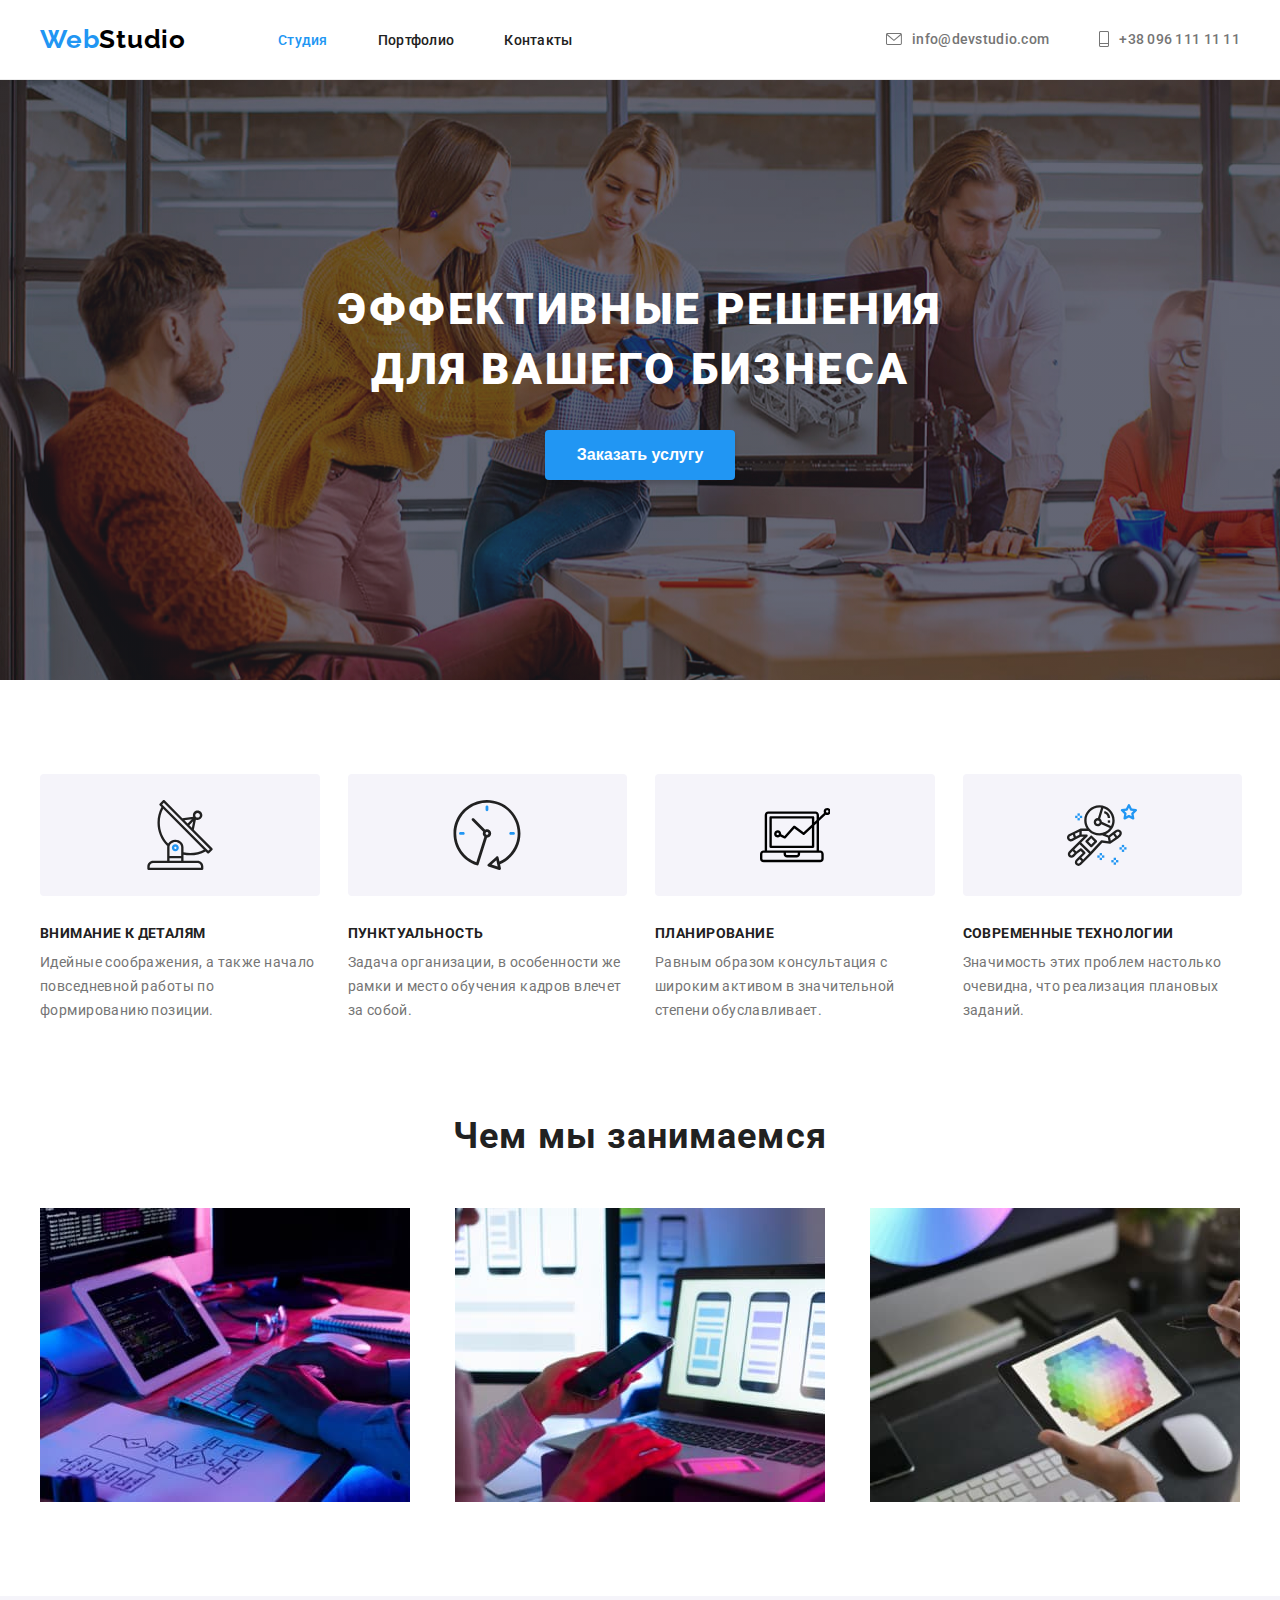
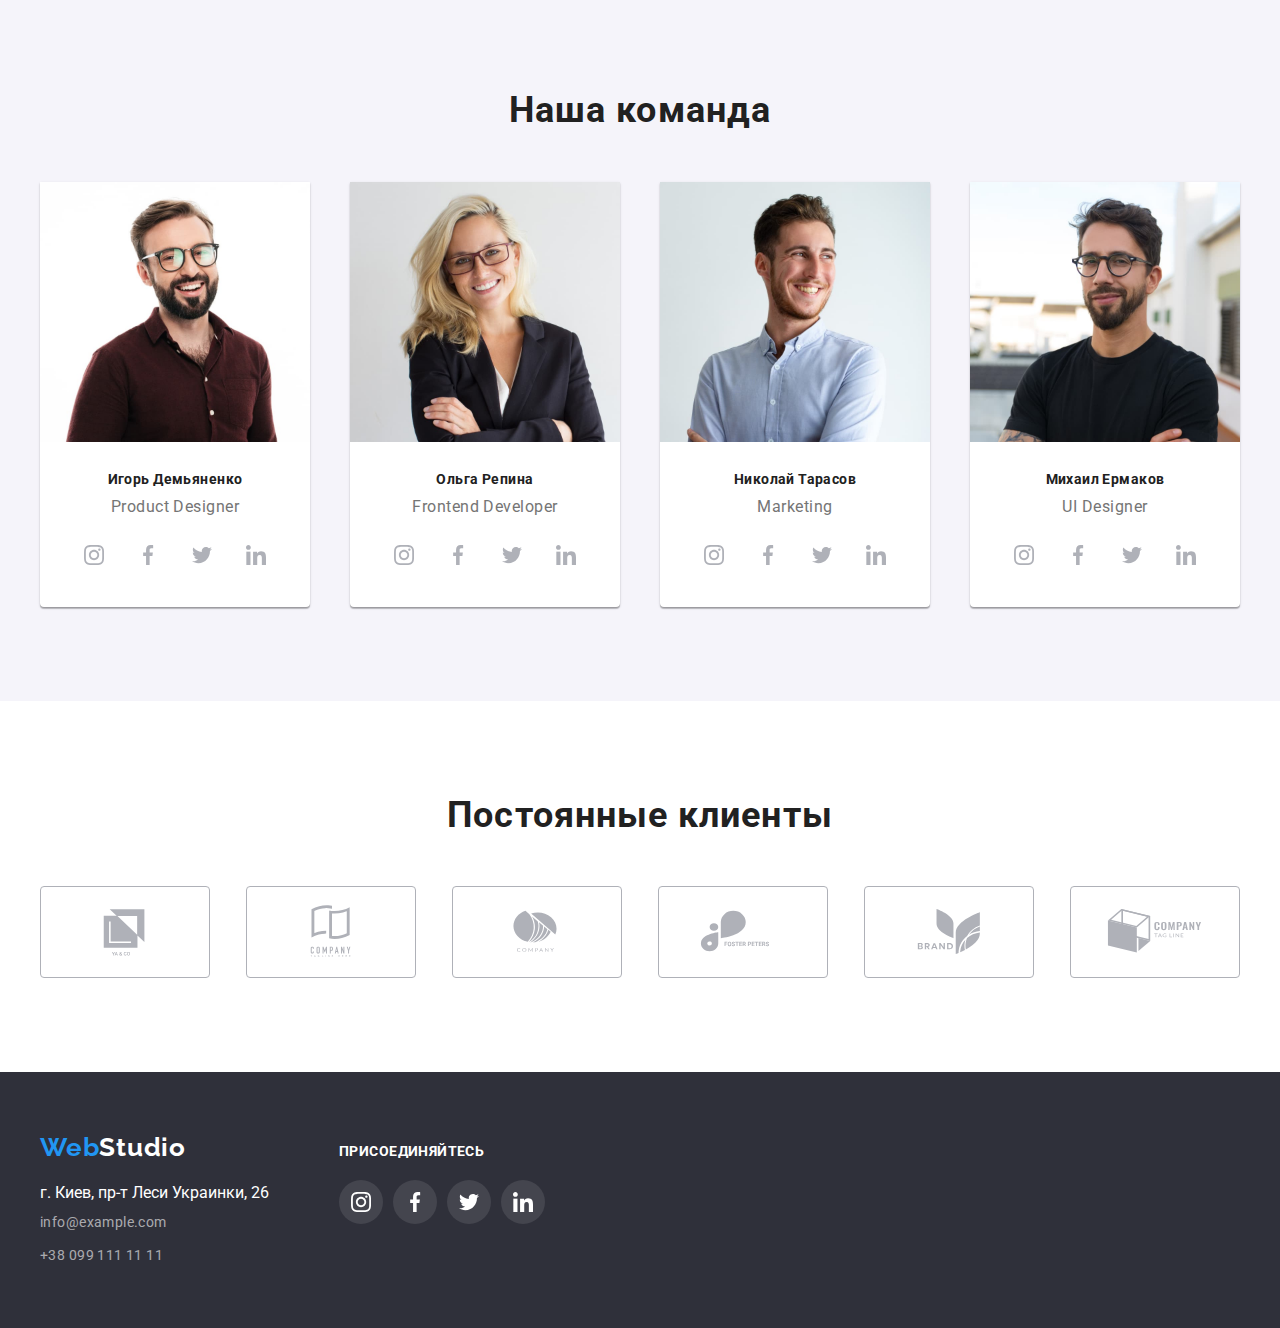
<file: index.html>
<!DOCTYPE html>
<html lang="ru">
<head>

    <meta charset="UTF-8">
    <meta http-equiv="X-UA-Compatible" content="IE=edge">
    <meta name="viewport" content="width=device-width, initial-scale=1.0">
    <title>Решения для бизнеса</title>
    <link rel="preconnect" href="https://fonts.gstatic.com">
    <link href="https://fonts.googleapis.com/css2?family=Raleway:wght@700&family=Roboto:wght@400;500;700;900&display=swap"
     rel="stylesheet">
    <link rel="stylesheet" href="https://cdnjs.cloudflare.com/ajax/libs/modern-normalize/1.1.0/modern-normalize.min.css"
        integrity="sha512-wpPYUAdjBVSE4KJnH1VR1HeZfpl1ub8YT/NKx4PuQ5NmX2tKuGu6U/JRp5y+Y8XG2tV+wKQpNHVUX03MfMFn9Q=="
        crossorigin="anonymous" referrerpolicy="no-referrer" />
     <link rel="stylesheet" href="./css/style.css">

</head>

<body>
    <!--HEADER-->
    <header class="header">
        <div class="container header-container">
            <nav class="header-navi">
                <a class="logo-header" href="./">
                 Web<span class="header-second-part-logo">Studio</span> 
                </a>
                <ul class="menu">
                    <li class="menu-item">
                        <a class="menu-link current" href="./index.html">Студия</a>
                    </li>
                    <li class="menu-item">
                        <a class="menu-link" href="./portfolio.html">Портфолио</a>
                    </li>
                    <li class="menu-item">
                        <a class="menu-link" href="">Контакты</a>
                    </li>
                </ul>
            </nav>
                <ul class="header-list">
                    <li class="header-item">
                        <a class="header-link" href="mailto:info@devstudio.com">
                            <svg class="header-icon" width="16" height="12">
                                <use href="./images/sprite.svg#mail"></use>
                            </svg>
                            info@devstudio.com
                        </a>
                    </li>
                    <li class="header-item">
                        <a class="header-link" href="tel:+380961111111">
                            <svg class="header-icon" width="10" height="16">
                                <use href="./images/sprite.svg#phone"></use>
                            </svg>    
                            +38 096 111 11 11
                        </a>
                    </li>
                </ul>
        </div>
    </header>       
    <main>
        <!--HERO-->

        <section class="hero-section">
            <div class="container hero-container">
            <h1 class="hero-title">Эффективные решения<br/>для вашего бизнеса</h1>
            <button class="hero-btn" type="button">Заказать услугу</button>
            </div>  
        </section>

        <!--FEATURES-->

        <section class="feature-section">
            <div class="container">
            <h2 class="visually-hidden">Наши качества</h2>
            <ul class="features-list">
                <li class="features-list-item">
                    <div class="icon-box">
                        <svg class="feature-icon" width="70" height="70">
                            <use href="./images/sprite.svg#antenna"></use>
                        </svg>
                    </div>
                    <h3 class="title-thrd">Внимание к деталям</h3>
                    <p class="feature-text">Идейные соображения, а также начало повседневной работы по формированию позиции.</p>
                </li>
                <li class="features-list-item">
                    <div class="icon-box">
                        <svg class="feature-icon" width="70" height="70">
                            <use href="./images/sprite.svg#clock"></use>
                        </svg>
                    </div>
                    <h3 class="title-thrd">Пунктуальность</h3>
                    <p class="feature-text">Задача организации, в особенности же рамки и место обучения кадров влечет за собой.</p>
                </li>
                <li class="features-list-item">
                    <div class="icon-box">
                        <svg class="feature-icon" width="70" height="70">
                            <use href="./images/sprite.svg#diagram"></use>
                        </svg>
                    </div>
                    <h3 class="title-thrd">Планирование</h3>
                    <p class="feature-text">Равным образом консультация с широким активом в значительной степени обуславливает.</p>
                </li>
                <li class="features-list-item">
                    <div class="icon-box">                    
                        <svg class="feature-icon" width="70" height="70">
                            <use href="./images/sprite.svg#astronaut"></use>
                        </svg>
                    </div>
                    <h3 class="title-thrd">Современные технологии</h3>
                    <p class="feature-text">Значимость этих проблем настолько очевидна, что реализация плановых заданий.</p>
                </li>
            </ul>
            </div>
        </section>

        <!--ABOUT--> 

        <section class="about-section">
            <div class="container">
                <h2 class="title-scnd">Чем мы занимаемся</h2>
                <ul class="about-list">
                    <li class="about-list-item">
                        <img class="about-img" src="./images/about/about-img-1.jpg" alt="работник печатет текст" width="370" height="294">
                    </li>
                    <li class="about-list-item">
                        <img class="about-img" src="./images/about/about-img-2.jpg" alt="работник тестирует мобильную версию" width="370" height="294">
                    </li>
                    <li class="about-list-item"> 
                        <img class="about-img" src="./images/about/about-img-3.jpg" alt="работник использует планшет" width="370" height="294">
                    </li>
                </ul>
            </div>
        </section>

        <!--TEAM-->

        <section class="team-section">
            <div class="container">
            <h2 class="title-scnd">Наша команда</h2>
            <ul class="team-list">
                <li class="team-list-item">
                    <img src="./images/team/team-img-1.jpg" alt="Игорь Демьяненко" width="270" height="260">
                    <div class="team-box">
                        <h3 class="title-thrd-team">Игорь Демьяненко</h3>
                        <p class="team-text">Product Designer</p>
                        <ul class="social-list">
                            <li class="social-list-item">
                                <a href="" class="social-list-link">
                                <svg class="team-media-link">
                                    <use href="./images/sprite.svg#instagram"></use>
                                </svg>
                                </a>
                            </li>
                            <li class="social-list-item">
                                <a href="" class="social-list-link">
                                <svg class="team-media-link">
                                    <use href="./images/sprite.svg#facebook"></use>
                                </svg>
                                </a>
                            </li>
                            <li class="social-list-item">
                                <a href="" class="social-list-link">
                                <svg class="team-media-link">
                                    <use href="./images/sprite.svg#twitter"></use>
                                </svg>
                                </a>
                            </li>
                            <li class="social-list-item">
                                <a href="" class="social-list-link">
                                <svg class="team-media-link" >
                                    <use href="./images/sprite.svg#linkedin"></use>
                                </svg>
                                </a>
                            </li>
                        </ul>
                    </div>
                </li>
                <li class="team-list-item">
                    <img src="./images/team/team-img-2.jpg" alt="Ольга Репина" width="270" height="260">
                    <div class="team-box">
                        <h3 class="title-thrd-team">Ольга Репина</h3>
                        <p class="team-text">Frontend Developer</p>
                        <ul class="social-list">
                            <li class="social-list-item">
                                <a href="" class="social-list-link">
                                <svg class="team-media-link" >
                                    <use href="./images/sprite.svg#instagram"></use>
                                </svg>
                                </a>
                            </li>
                            <li class="social-list-item">
                                <a href="" class="social-list-link">
                                <svg class="team-media-link" >
                                    <use href="./images/sprite.svg#facebook"></use>
                                </svg>
                                </a>
                            </li>
                            <li class="social-list-item">
                                <a href="" class="social-list-link">
                                <svg class="team-media-link" >
                                    <use href="./images/sprite.svg#twitter"></use>
                                </svg>
                                </a>
                            </li>
                            <li class="social-list-item">
                                <a href="" class="social-list-link">
                                <svg class="team-media-link" >
                                    <use href="./images/sprite.svg#linkedin"></use>
                                </svg>
                                </a>
                            </li>
                        </ul>
                    </div>
                </li>
                <li class="team-list-item">
                    <img src="./images/team/team-img-3.jpg" alt="Николай Тарасов" width="270" height="260">
                    <div class="team-box">
                        <h3 class="title-thrd-team">Николай Тарасов</h3>
                        <p class="team-text">Marketing</p>
                        <ul class="social-list">
                            <li class="social-list-item">
                                <a href="" class="social-list-link">
                                <svg class="team-media-link">
                                    <use href="./images/sprite.svg#instagram"></use>
                                </svg>
                                </a>
                            </li>
                            <li class="social-list-item">
                                <a href="" class="social-list-link">
                                <svg class="team-media-link">
                                    <use href="./images/sprite.svg#facebook"></use>
                                </svg>
                                </a>
                            </li>
                            <li class="social-list-item">
                                <a href="" class="social-list-link">
                                <svg class="team-media-link">
                                    <use href="./images/sprite.svg#twitter"></use>
                                </svg>
                                </a>
                            </li>
                            <li class="social-list-item">
                                <a href="" class="social-list-link">
                                <svg class="team-media-link">
                                    <use href="./images/sprite.svg#linkedin"></use>
                                </svg>
                                </a>
                            </li>
                        </ul>
                    </div>
                </li>
                <li class="team-list-item">
                    <img src="./images/team/team-img-4.jpg" alt="Михаил Ермаков" width="270" height="260">
                    <div class="team-box">
                        <h3 class="title-thrd-team">Михаил Ермаков</h3>
                        <p class="team-text">UI Designer</p>
                        <ul class="social-list">
                            <li class="social-list-item">
                                <a href="" class="social-list-link">
                                <svg class="team-media-link">
                                    <use href="./images/sprite.svg#instagram"></use>
                                </svg>
                                </a>    
                            </li>
                            <li class="social-list-item">
                                <a href="" class="social-list-link">
                                <svg class="team-media-link">
                                    <use href="./images/sprite.svg#facebook"></use>
                                </svg>
                                </a>
                            </li>
                            <li class="social-list-item">
                                <a href="" class="social-list-link">
                                <svg class="team-media-link">
                                    <use href="./images/sprite.svg#twitter"></use>
                                </svg>
                                </a>
                            </li>
                            <li class="social-list-item">
                                <a href="" class="social-list-link">
                                <svg class="team-media-link">
                                    <use href="./images/sprite.svg#linkedin"></use>
                                </svg>
                                </a>
                            </li>
                        </ul>
                    </div>
                </li>
            </ul>
            </div>
        </section>

    <!-- CLIENTS -->
    <section class="clients-section">
        <div class="container">
            <h2 class="title-scnd">Постоянные клиенты</h2>
            <ul class="clients-list">
                <li class="clients-item">
                    <a href="" class="clients-link">
                        <svg class="clients-logo">
                            <use href="./images/sprite.svg#client-first"></use>
                        </svg>
                    </a>
                </li>
                <li class="clients-item">
                    <a href="" class="clients-link">
                        <svg class="clients-logo">
                            <use href="./images/sprite.svg#client-second"></use>
                        </svg>
                    </a>
                </li>
                <li class="clients-item">
                    <a href="" class="clients-link">
                        <svg class="clients-logo">
                            <use href="./images/sprite.svg#client-third"></use>
                        </svg>
                    </a>
                </li>
                <li class="clients-item">
                    <a href="" class="clients-link">
                        <svg class="clients-logo">
                            <use href="./images/sprite.svg#client-fourth"></use>
                        </svg>
                    </a>
                </li>
                <li class="clients-item">
                    <a href="" class="clients-link">
                        <svg class="clients-logo">
                            <use href="./images/sprite.svg#client-fifth"></use>
                        </svg>
                    </a>
                </li>
                <li class="clients-item">
                    <a href="" class="clients-link">
                        <svg class="clients-logo">
                            <use href="./images/sprite.svg#client-sixth"></use>
                        </svg>
                    </a>
                </li>
            </ul>

        </div>

    </section>

    </main>
    <!--FOOTER-->
    <footer class="footer-section">
        <div class="container footer-container">
            <div class="footer-address-box">   
                <a class="logo-footer" href="./">
                    Web<span class="footer-scnd-part-logo">Studio</span> 
                </a>
                <address class="address">
                    <ul class="address-list">
                        <li class="address-list-item">
                            <a class="footer-link-address" href="https://goo.gl/maps/qPLBQ7NTv8aQXPM97" target="blank" rel="noopener noreferre">г. Киев, пр-т Леси Украинки, 26</a>
                        </li>
                        <li class="address-list-item">
                            <a class="footer-link" href="mailto:info@example.com">info@example.com</a>
                        </li>
                        <li class="address-list-item">
                            <a class="footer-link" href="tel:+380991111111">+38 099 111 11 11</a>
                        </li>
                    </ul>
                </div>
                <div class="footer-link-box">
                    <p class="link-text">Присоединяйтесь</p>
                    <ul class="footer-social-list">
                        <li class="footer-social-list-item">
                            <a href="" class="footer-social-list-link">
                            <svg class="footer-team-media-link">
                                <use href="./images/sprite.svg#instagram"></use>
                            </svg>
                            </a>
                        </li>
                        <li class="footer-social-list-item">
                            <a href="" class="footer-social-list-link">
                            <svg class="footer-team-media-link">
                                <use href="./images/sprite.svg#facebook"></use>
                            </svg>
                            </a>
                        </li>
                        <li class="footer-social-list-item">
                            <a href="" class="footer-social-list-link">
                            <svg class="footer-team-media-link">
                                <use href="./images/sprite.svg#twitter"></use>
                            </svg>
                            </a>
                        </li>
                        <li class="footer-social-list-item">
                            <a href="" class="footer-social-list-link">
                            <svg class="footer-team-media-link">
                                <use href="./images/sprite.svg#linkedin"></use>
                            </svg>
                            </a>
                        </li>
                    </ul>
                </div>
        </address>
        </div>
    </footer>
</body>
</html>
</file>
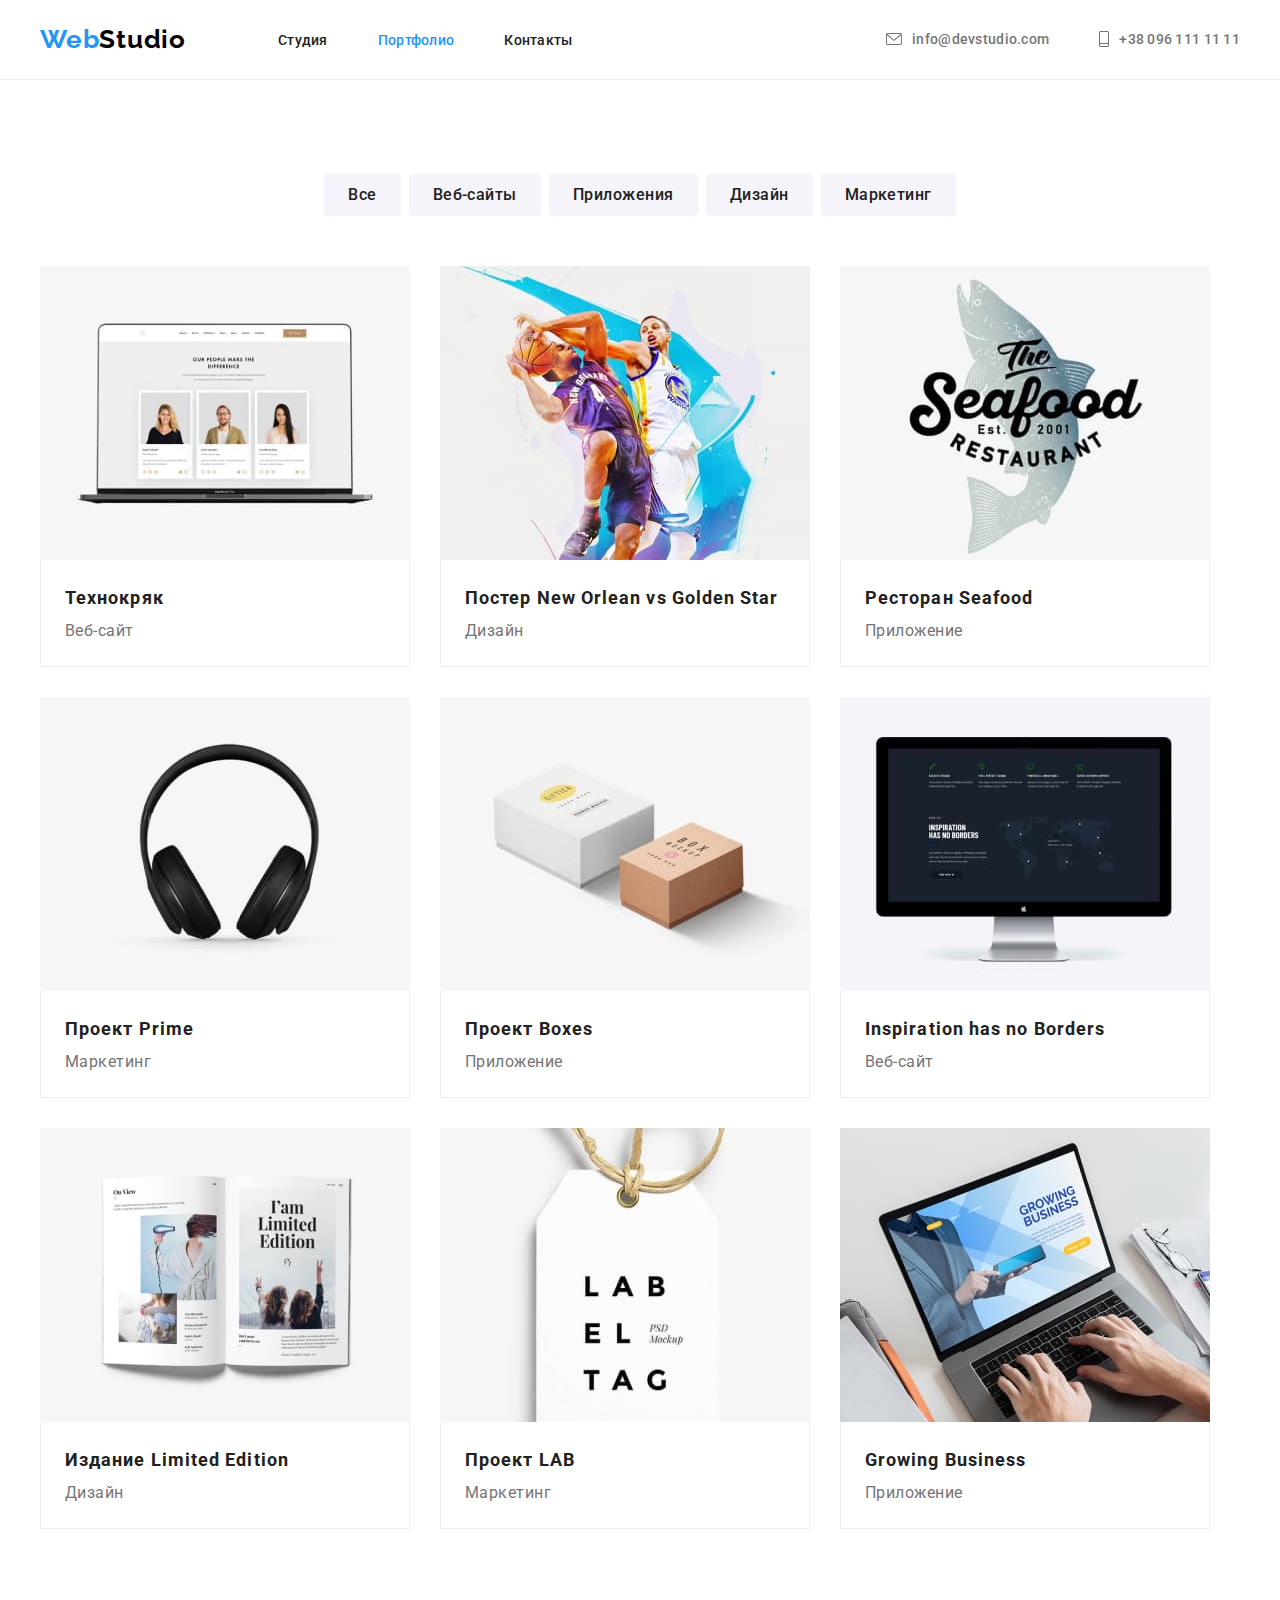
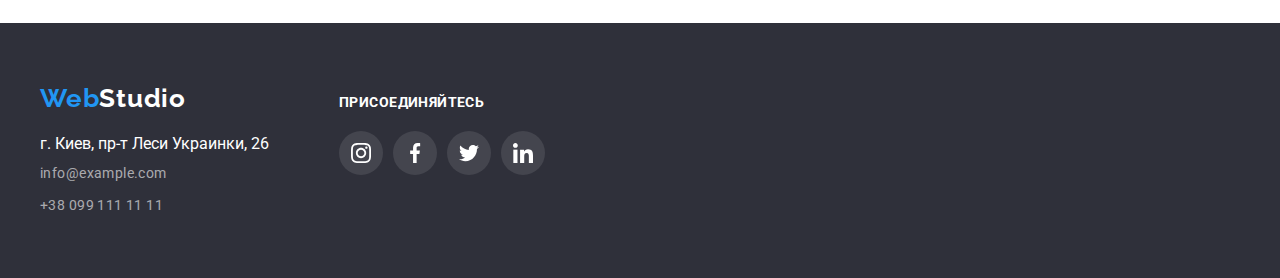
<file: portfolio.html>
<!DOCTYPE html>
<html lang="ru">
<head>

    <meta charset="UTF-8">
    <meta http-equiv="X-UA-Compatible" content="IE=edge">
    <meta name="viewport" content="width=device-width, initial-scale=1.0">
    <title>Решения для бизнеса</title>
    <link rel="preconnect" href="https://fonts.gstatic.com">
    <link href="https://fonts.googleapis.com/css2?family=Raleway:wght@700&family=Roboto:wght@400;500;700;900&display=swap"
     rel="stylesheet">
    <link rel="stylesheet" href="https://cdnjs.cloudflare.com/ajax/libs/modern-normalize/1.1.0/modern-normalize.min.css"
        integrity="sha512-wpPYUAdjBVSE4KJnH1VR1HeZfpl1ub8YT/NKx4PuQ5NmX2tKuGu6U/JRp5y+Y8XG2tV+wKQpNHVUX03MfMFn9Q=="
        crossorigin="anonymous" referrerpolicy="no-referrer" />
     <link rel="stylesheet" href="./css/style.css">


</head>

<body>
    <!--HEADER-->
    <header class="header">
        <div class="container header-container">
            <nav class="header-navi">
                <a class="logo-header" href="./">
                 Web<span class="header-second-part-logo">Studio</span> 
                </a>
                <ul class="menu">
                    <li class="menu-item">
                        <a class="menu-link" href="./index.html">Студия</a>
                    </li>
                    <li class="menu-item">
                        <a class="menu-link current" href="./portfolio.html">Портфолио</a>
                    </li>
                    <li class="menu-item">
                        <a class="menu-link" href="">Контакты</a>
                    </li>
                </ul>
            </nav>
                <ul class="header-list">
                    <li class="header-item">
                        <a class="header-link" href="mailto:info@devstudio.com">
                            <svg class="header-icon" width="16" height="12">
                                <use href="./images/sprite.svg#mail"></use>
                            </svg>
                            info@devstudio.com
                        </a>
                    </li>
                    <li class="header-item">
                        <a class="header-link" href="tel:+380961111111">
                            <svg class="header-icon" width="10" height="16" dw>
                                <use href="./images/sprite.svg#phone"></use>
                            </svg>
                            +38 096 111 11 11
                        </a>
                    </li>
                </ul>
        </div>

    </header>        
    <!-- PORTFOLIO -->
    <main>
        <section class="portfolio">
            <div class="container">
                <h2 class="visually-hidden">Наши работы</h2>
                <ul class="portfolio-menu">
                    <li class="portfolio-menu-item"><button class="portfolio-button" type="button">Все</button></li>
                    <li class="portfolio-menu-item"><button class="portfolio-button" type="button">Веб-сайты</button></li>
                    <li class="portfolio-menu-item"><button class="portfolio-button" type="button">Приложения</button></li>
                    <li class="portfolio-menu-item"><button class="portfolio-button" type="button">Дизайн</button></li>
                    <li class="portfolio-menu-item"><button class="portfolio-button" type="button">Маркетинг</button></li>
                </ul>
                <ul class="content-list">
                    <li class="content-list-item">
                        <a href="" class="content-list-link">
                            <img class="content-img"src="./images/portfolio/portfolio-img-1.jpg" alt="экран ноутбука">
                            <div class="content-box">
                                <h3 class="title-potfolio">Технокряк</h3>
                                <p class="portfolio-text">Веб-сайт</p>
                            </div>
                        </a>
                    </li>
                    <li class="content-list-item">
                        <a href="" class="content-list-link">
                            <img class="content-img" src="./images/portfolio/portfolio-img-2.jpg" alt="два баскетболиста"> 
                            <div class="content-box">
                                <h3 class="title-potfolio">Постер New Orlean vs Golden Star</h3>
                                <p class="portfolio-text">Дизайн</p>
                            </div>
                        </a>
                    </li>
                    <li class="content-list-item">
                        <a href="" class="content-list-link">
                            <img class="content-img"src="./images/portfolio/portfolio-img-3.jpg" alt="эмблема ресторана морской еды">
                            <div class="content-box">
                                <h3 class="title-potfolio">Ресторан Seafood</h3>
                                <p class="portfolio-text">Приложение</p>
                            </div>
                        </a>
                    </li>
                    <li class="content-list-item">
                        <a href="" class="content-list-link">
                            <img class="content-img"src="./images/portfolio/portfolio-img-4.jpg" alt="наушники">
                            <div class="content-box">
                                <h3 class="title-potfolio">Проект Prime</h3>
                                <p class="portfolio-text">Маркетинг</p>
                            </div>
                        </a>
                    </li>
                    <li class="content-list-item">
                        <a href="" class="content-list-link">
                            <img class="content-img"src="./images/portfolio/portfolio-img-5.jpg" alt="две коробки">
                            <div class="content-box">
                                <h3 class="title-potfolio">Проект Boxes</h3>
                                <p class="portfolio-text">Приложение</p>
                            </div>
                        </a>
                    </li>
                    <li class="content-list-item">
                        <a href="" class="content-list-link">
                            <img class="content-img"src="./images/portfolio/portfolio-img-6.jpg" alt="экран монитора">
                            <div class="content-box">
                                <h3 class="title-potfolio">Inspiration has no Borders</h3>
                                <p class="portfolio-text">Веб-сайт</p>
                            </div>
                        </a>
                    </li>
                    <li class="content-list-item">
                        <a href="" class="content-list-link">
                            <img class="content-img"src="./images/portfolio/portfolio-img-7.jpg" alt="открытая книга">
                            <div class="content-box">
                                <h3 class="title-potfolio">Издание Limited Edition</h3>
                                <p class="portfolio-text">Дизайн   </p>
                            </div>
                        </a>
                   </li>
                    <li class="content-list-item">
                        <a href="" class="content-list-link">
                            <img class="content-img"src="./images/portfolio/portfolio-img-8.jpg" alt="ярлык">
                            <div class="content-box">
                                <h3 class="title-potfolio">Проект LAB</h3>
                                <p class="portfolio-text">Маркетинг</p>
                            </div>
                        </a>
                    </li>
                    <li class="content-list-item">
                        <a href="" class="content-list-link">
                            <img class="content-img"src="./images/portfolio/portfolio-img-9.jpg" alt="работник печатает текст">
                            <div class="content-box">
                                <h3 class="title-potfolio">Growing Business</h3>
                                <p class="portfolio-text">Приложение</p>
                            </div>
                        </a>
                    </li>
                </ul>
            </div>
        </section>

    </main>

        <!--FOOTER-->
        <footer class="footer-section">
            <div class="container footer-container">
                <div class="footer-address-box">
                    <a class="logo-footer" href="./">
                        Web<span class="footer-scnd-part-logo">Studio</span>
                    </a>
                    <address class="address">
                        <ul class="address-list">
                            <li class="address-list-item">
                                <a class="footer-link-address" href="https://goo.gl/maps/qPLBQ7NTv8aQXPM97" target="blank"
                                    rel="noopener noreferre">г. Киев, пр-т Леси Украинки, 26</a>
                            </li>
                            <li class="address-list-item">
                                <a class="footer-link" href="mailto:info@example.com">info@example.com</a>
                            </li>
                            <li class="address-list-item">
                                <a class="footer-link" href="tel:+380991111111">+38 099 111 11 11</a>
                            </li>
                        </ul>
                </div>
                <div class="footer-link-box">
                    <p class="link-text">Присоединяйтесь</p>
                    <ul class="footer-social-list">
                        <li class="footer-social-list-item">
                            <a href="" class="footer-social-list-link">
                                <svg class="footer-team-media-link" width="20" higth="20">
                                    <use href="./images/sprite.svg#instagram"></use>
                                </svg>
                            </a>
                        </li>
                        <li class="footer-social-list-item">
                            <a href="" class="footer-social-list-link">
                                <svg class="footer-team-media-link" width="20" higth="20">
                                    <use href="./images/sprite.svg#facebook"></use>
                                </svg>
                            </a>
                        </li>
                        <li class="footer-social-list-item">
                            <a href="" class="footer-social-list-link">
                                <svg class="footer-team-media-link" width="20" higth="20">
                                    <use href="./images/sprite.svg#twitter"></use>
                                </svg>
                            </a>
                        </li>
                        <li class="footer-social-list-item">
                            <a href="" class="footer-social-list-link">
                                <svg class="footer-team-media-link" width="20" higth="20">
                                    <use href="./images/sprite.svg#linkedin"></use>
                                </svg>
                            </a>
                        </li>
                    </ul>
                </div>
                </address>
            </div>
        </footer>
</body>
</html>
</file>
<file: css/style.css>
:root {
  --primery-font: "Roboto", sans-serif;
  --secondary-font: "Raleway", sans-serif;
  --primery-white-color: #ffffff;
  --primery-gray-color: #757575;
  --primery-logo-color: #000000;
  --primery-accent-color: #2196f3;
  --primery-menu-link-color: #212121;
  --primery-background-color: #2f303a;
  --team-background-color: #f5f4fa;
  --primery-address-text-color: rgba(255, 255, 255, 0.6);
}
body {
  background-color: var(--primery-white-color);
  color: var(--primery-gray-color);
  font-family: var(--primery-font);
  margin: 0px auto;
}
.address {
  font-style: normal;
}
h1,
h2,
h3,
h4,
h5,
h6,
p {
  margin-top: 0;
  margin-bottom: 0;
}
a {
  text-decoration: none;
}
ul,
ol {
  list-style: none;
  margin-top: 0;
  margin-bottom: 0;
  padding-left: 0;
}
img {
  display: block;
}
.visually-hidden {
  position: absolute;
  width: 1px;
  height: 1px;
  margin: -1px;
  border: 0px;
  padding: 0;

  white-space: nowrap;
  clip-path: inset(100%);
  clip: rect(0 0 0 0);
  overflow: hidden;
}
.container {
  width: 1200px;
  margin: 0 auto;
  padding-left: 15px;
  padding-right: 15px;
}

/* HEADER */
.header {
  padding: 24px 0px 24px 0px;
  border-bottom: 1px solid #ececec;
}
.logo-header {
  font-family: var(--secondary-font);
  font-weight: bold;
  font-size: 26px;
  line-height: 1.19;
  letter-spacing: 0.03em;

  color: var(--primery-accent-color);
  margin-right: 92px;
}
.header-second-part-logo {
  color: var(--primery-logo-color);
}
.menu-item:not(:last-child) {
  margin-right: 50px;
}

.menu-link {
  font-weight: 500;
  font-size: 14px;
  line-height: 1.14;
  letter-spacing: 0.02em;

  color: var(--primery-menu-link-color);
}
.menu-link.current {
  color: var(--primery-accent-color);
}
.menu-link:hover,
.menu-link:focus {
  color: var(--primery-accent-color);
}
.header-link {
  display: flex;
  align-items: center;
  font-weight: 500;
  font-size: 14px;
  line-height: 1.14px;
  letter-spacing: 0.02em;

  color: var(--primery-gray-color);
}
.header-link:hover,
.header-link:focus {
  color: var(--primery-accent-color);
}
.header-container {
  display: flex;
  align-items: center;
}
.header-navi {
  display: flex;
  align-items: center;
}
.menu {
  display: flex;
  align-items: center;
}
.header-list {
  display: flex;
  align-items: center;
  margin-left: auto;
}
.header-item:not(:first-child) {
  margin-left: 50px;
}
.header-icon {
  margin-right: 10px;
  fill: currentColor;
}

/* HERO */

.hero-section {
  background-color: var(--primery-background-color);
  background-image: linear-gradient(
      rgba(47, 48, 58, 0.4),
      rgba(47, 48, 58, 0.4)
    ),
    url(../images/hero/hero-background-img.jpg);
  background-size: cover;

  padding: 200px 0px;
}

.hero-title {
  font-weight: 900;
  font-size: 44px;
  line-height: 1.36;
  text-align: center;
  letter-spacing: 0.06em;
  text-transform: uppercase;
  color: var(--primery-white-color);
  margin-bottom: 30px;
}
.hero-btn {
  font-weight: bold;
  font-size: 16px;
  line-height: 1.87;
  cursor: pointer;
  color: var(--primery-white-color);
  background-color: var(--primery-accent-color);
  box-shadow: 0px 4px 4px rgba(0, 0, 0, 0.15);
  border-radius: 4px;
  padding: 10px 32px;
  border: none;
  display: block;
  margin: auto;
}
/* END HERO */
/* FEATURES */

.feature-section {
  padding: 94px 0px 46px 0px;
}
.features-list {
  display: flex;
}
.icon-box {
  display: flex;
  justify-content: center;
  align-items: center;
  margin-bottom: 30px;
  border: 1px solid transparent;
  border-radius: 4px;
  background-color: var(--team-background-color);
  width: 100%;
  height: 120px;
}

.title-scnd {
  font-weight: bold;
  font-size: 36px;
  line-height: 1.16;
  text-align: center;
  letter-spacing: 0.03em;
  color: var(--primery-menu-link-color);
}
.title-thrd {
  font-weight: bold;
  font-size: 14px;
  line-height: 1.14;
  letter-spacing: 0.03em;
  text-transform: uppercase;
  color: var(--primery-menu-link-color);
  margin-bottom: 10px;
}
.feature-text {
  font-size: 14px;
  line-height: 1.71;
  letter-spacing: 0.03em;
}
.features-list-item:not(:last-child) {
  margin-right: 30px;
}
.features-list-item {
  flex-basis: calc((100% - 90px) / 4);
}
/* END FEATURE */
/* ABOUT */

.about-list {
  display: flex;
  justify-content: space-between;
}
.about-list-item:not(:last-child) {
  margin-right: 30px;
}
.about-section {
  padding: 47px 0px 94px 0px;
}

/* END ABOUT */

/* TEAM */

.team-section {
  padding: 94px 0px;
  background-color: var(--team-background-color);
}
.team-text {
  font-weight: normal;
  font-size: 16px;
  line-height: 1.18;
  letter-spacing: 0.03em;
}
.team-list {
  display: flex;
  justify-content: space-between;
}
.team-list-item {
  background: var(--primery-white-color);
  box-shadow: 0px 1px 3px rgba(0, 0, 0, 0.12), 0px 1px 1px rgba(0, 0, 0, 0.14),
    0px 2px 1px rgba(0, 0, 0, 0.2);
  border-radius: 0px 0px 4px 4px;
}
.team-list-item:not(:last-child) {
  margin-right: 30px;
}
.title-scnd {
  margin-bottom: 50px;
}
.title-thrd-team {
  font-weight: bold;
  font-size: 14px;
  line-height: 1.14;
  letter-spacing: 0.03em;
  text-transform: inherit;
  color: var(--primery-menu-link-color);
  text-align: center;
}
.team-text {
  text-align: center;
  margin-top: 10px;
}
.team-box {
  padding: 30px 32px;
}
.social-list {
  display: flex;
  justify-content: space-between;
  margin-top: 16px;
}
.social-list-link {
  display: flex;
  align-items: center;
  justify-content: center;
  width: 44px;
  height: 44px;
  border-radius: 50%;
  background-color: #ffffff;
  fill: #afb1b8;
}
.social-list-link:hover,
.social-list-link:focus {
  fill: var(--primery-white-color);
  background-color: var(--primery-accent-color);
}
.team-media-link {
  width: 20px;
  height: 20px;
}
/* END TEAM */
/* CLIENTS */
.clients-section {
  padding: 94px 0px;
}
.clients-list {
  display: flex;
  justify-content: space-between;
}
.clients-link {
  display: flex;
  justify-content: center;
  align-items: center;
  width: 170px;
  height: 92px;
  border: 1px solid #afb1b8;
  box-sizing: border-box;
  border-radius: 4px;
  fill: #afb1b8;
}
.clients-link:hover,
.clients-link:focus {
  fill: var(--primery-accent-color);
  border: 1px solid #2196f3;
  cursor: pointer;
  
}

.clients-item:not(:last-child) {
  margin-right: 30px;
}
.clients-logo {
  width: 106px;
  height: 60px;
}

/* END CLIENTS */

/* FOOTER */

.logo-footer {
  font-family: var(--secondary-font);
  font-weight: bold;
  font-size: 26px;
  line-height: 1.19;
  letter-spacing: 0.03em;
  margin-bottom: 20px;
  display: block;
  color: var(--primery-accent-color);
}
.footer-section {
  background-color: var(--primery-background-color);
}
.footer-scnd-part-logo {
  color: var(--primery-white-color);
}
.footer-link-address {
  color: var(--primery-white-color);
}
.footer-link {
  font-weight: normal;
  font-size: 14px;
  line-height: 1.71;
  letter-spacing: 0.03em;
  color: var(--primery-address-text-color);
}
.footer-link:hover,
.footer-link:focus {
  color: var(--primery-white-color);
}
.footer-section {
  padding: 60px 0px;
}
.address-list-item:not(:last-child) {
  margin-bottom: 9px;
}
.footer-social-list {
  display: flex;
}
.footer-social-list-link {
  display: flex;
  align-items: center;
  justify-content: center;
  width: 44px;
  height: 44px;
  border-radius: 50%;
  background: rgba(255, 255, 255, 0.1);
  fill: var(--primery-white-color);
}
.footer-social-list-link:hover,
.footer-social-list-link:focus {
  fill: var(--primery-white-color);
  background-color: var(--primery-accent-color);
}
.footer-container {
  display: flex;
  align-items: baseline;
}
.link-text {
  font-family: var(--primery-font);
  font-weight: bold;
  font-size: 14px;
  line-height: 1.14;
  letter-spacing: 0.03em;
  text-transform: uppercase;
  color: var(--primery-white-color);
  margin-bottom: 20px;
}
.footer-link-box {
  margin-left: 70px;
}
.footer-social-list-item:not(:last-child) {
  margin-right: 10px;
}
.footer-team-media-link {
  width: 20px;
  height: 20px;
}
/* END FOOTER */
/* PORTFOLIO */

.portfolio {
  padding: 94px 0px;
}
.title-potfolio {
  font-weight: bold;
  font-size: 18px;
  line-height: 2;
  letter-spacing: 0.06em;
  color: var(--primery-menu-link-color);
}
.portfolio-text {
  font-size: 16px;
  line-height: 1.87;
  letter-spacing: 0.03em;
  color: var(--primery-gray-color);
}
.portfolio-button {
  font-family: inherit;
  font-weight: 500;
  font-size: 16px;
  line-height: 1.62;
  letter-spacing: 0.03em;
  cursor: pointer;
  color: var(--primery-menu-link-color);
  background-color: var(--team-background-color);
  padding: 6px 22px;

  border-radius: 4px;
  border-color: transparent;
  outline: none;
}
.portfolio-button:hover,
.portfolio-button:focus {
  box-shadow: 0px 3px 1px rgba(0, 0, 0, 0.1), 0px 1px 2px rgba(0, 0, 0, 0.08),
    0px 2px 2px rgba(0, 0, 0, 0.12);
  color: var(--primery-white-color);
  background-color: var(--primery-accent-color);
}
.portfolio-menu {
  display: flex;
  justify-content: center;
  margin-bottom: 50px;
}
.portfolio-menu-item:not(:last-child) {
  margin-right: 8px;
}
.content-box {
  padding: 20px 24px;
  border-right: 1px solid #eeeeee;
  border-bottom: 1px solid #eeeeee;
  border-left: 1px solid #eeeeee;
}

.content-list {
  display: flex;
  flex-wrap: wrap;
  margin-left: -30px;
  margin-top: -30px;
}
.content-list-item {
  margin-left: 30px;
  margin-top: 30px;
  background: var(--primery-white-color);
}
.content-list-link{
  display: block;
  text-decoration: none;
}
.content-list-link:focus,
.content-list-link:hover {
   box-shadow: 0px 1px 1px rgba(0, 0, 0, 0.12), 0px 4px 4px rgba(0, 0, 0, 0.06), 1px 4px 6px rgba(0, 0, 0, 0.16);
 
}
.content-img {
  display: block;
  width: 370px;
  height: 294px;

/* END PORTFOLIO */
</file>
